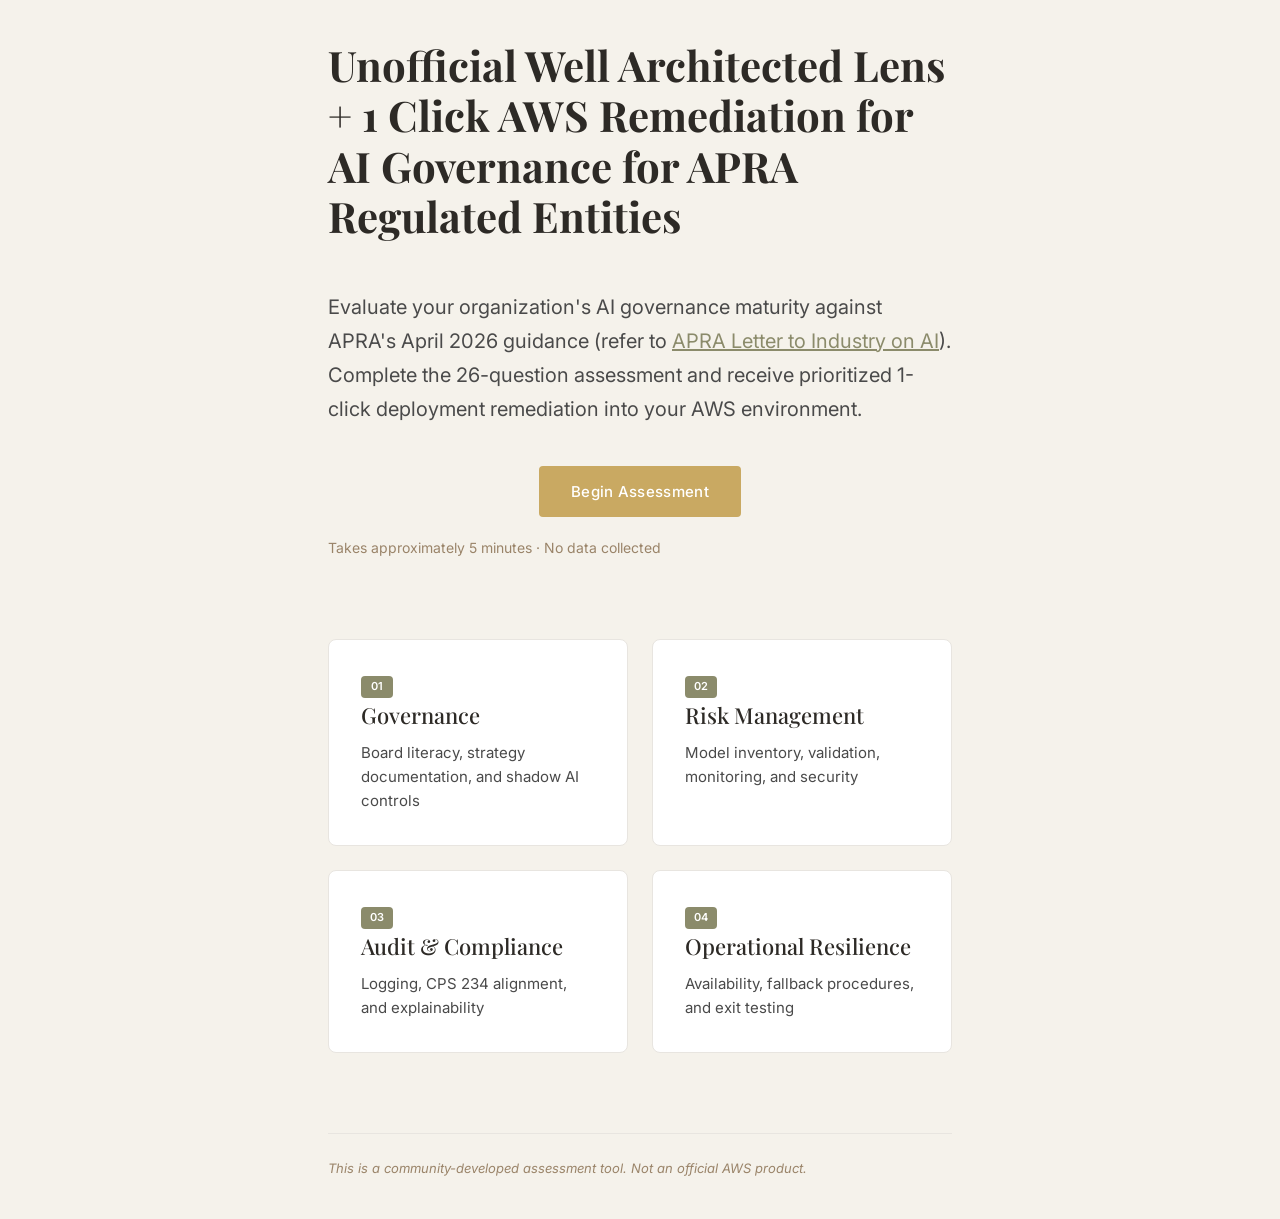
<file: index.html>
<!DOCTYPE html>
<html lang="en">
<head>
    <meta charset="UTF-8">
    <meta name="viewport" content="width=device-width, initial-scale=1.0">
    <title>Unofficial Well Architected AI Governance Lens + 1 click remediation deployment</title>
    <link rel="preconnect" href="https://fonts.googleapis.com">
    <link rel="preconnect" href="https://fonts.gstatic.com" crossorigin>
    <link href="https://fonts.googleapis.com/css2?family=Playfair+Display:wght@400;500;600&family=Inter:wght@400;450;500;600&display=swap" rel="stylesheet">
    <link rel="stylesheet" href="styles.css">
</head>
<body>
    <div class="container">
        <!-- Landing Page -->
        <section id="landing" class="landing">
            <header class="site-header">
                <h1 class="title">Unofficial Well Architected Lens + 1 Click AWS Remediation for AI Governance for APRA Regulated Entities</h1>
            </header>

            <div class="hero">
                <p class="lead">
                    Evaluate your organization's AI governance maturity against APRA's April 2026 guidance (refer to <a href="https://www.apra.gov.au/apra-letter-to-industry-on-artificial-intelligence-ai" target="_blank" style="color: var(--accent-olive); text-decoration: underline;">APRA Letter to Industry on AI</a>). 
                    Complete the 26-question assessment and receive prioritized 1-click deployment remediation into your AWS environment.
                </p>
                
                <div class="divider"></div>
                
                <button class="btn-primary" onclick="startAssessment()">
                    Begin Assessment
                </button>
                
                <p class="meta">Takes approximately 5 minutes · No data collected</p>
            </div>

            <div class="pillars-preview">
                <div class="pillar-card">
                    <span class="pillar-number">01</span>
                    <div>
                        <h3>Governance</h3>
                        <p>Board literacy, strategy documentation, and shadow AI controls</p>
                    </div>
                </div>
                <div class="pillar-card">
                    <span class="pillar-number">02</span>
                    <div>
                        <h3>Risk Management</h3>
                        <p>Model inventory, validation, monitoring, and security</p>
                    </div>
                </div>
                <div class="pillar-card">
                    <span class="pillar-number">03</span>
                    <div>
                        <h3>Audit & Compliance</h3>
                        <p>Logging, CPS 234 alignment, and explainability</p>
                    </div>
                </div>
                <div class="pillar-card">
                    <span class="pillar-number">04</span>
                    <div>
                        <h3>Operational Resilience</h3>
                        <p>Availability, fallback procedures, and exit testing</p>
                    </div>
                </div>
            </div>

            <div style="margin-top: 48px; padding-top: 24px; border-top: 1px solid var(--border-light);">
                <p class="italic" style="font-size: 13px; color: var(--text-muted); font-style: italic; text-align: left;">This is a community-developed assessment tool. Not an official AWS product.</p>
            </div>
        </section>

        <!-- Assessment -->
        <section id="assessment" class="assessment" style="display: none;">
            <header class="assessment-header">
                <span class="back-link" onclick="showLanding()">← Back to overview</span>
                <div class="progress-container">
                    <div class="progress-bar">
                        <div class="progress-fill" id="progress-fill"></div>
                    </div>
                    <span class="progress-text">Question <span id="current-q">1</span> of 26</span>
                </div>
            </header>

            <div class="question-container" id="question-container">
                <!-- Questions injected by JS -->
            </div>

            <div class="question-nav">
                <button class="btn-secondary" id="prev-btn" onclick="prevQuestion()" disabled>Previous</button>
                <button class="btn-primary" id="next-btn" onclick="nextQuestion()">Next</button>
            </div>
        </section>

        <!-- Results -->
        <section id="results" class="results" style="display: none;">
            <header class="results-header">
                <span class="eyebrow">Assessment Complete</span>
                <h1 class="title">Your Results</h1>
            </header>

            <div class="score-section">
                <div class="score-display">
                    <span class="score-value" id="overall-score">0</span>
                    <span class="score-label">Overall Maturity</span>
                </div>
                <div class="maturity-badge" id="maturity-badge">Initial</div>
            </div>

            <div class="pillars-results" id="pillars-results">
                <!-- Pillar scores injected by JS -->
            </div>

            <div class="recommendations-section">
                <h2>Prioritized Remediation</h2>
                <div class="rec-list" id="rec-list">
                    <!-- Recommendations injected by JS -->
                </div>
            </div>

            <div class="actions">
                <button class="btn-primary" onclick="downloadReport()">Download Report</button>
                <button class="btn-secondary" onclick="restartAssessment()">Start Over</button>
            </div>
        </section>
    </div>

    <script src="questions-data.js"></script>
    <script src="survey.js"></script>
    <script>
        function startAssessment() {
            document.getElementById('landing').style.display = 'none';
            document.getElementById('assessment').style.display = 'block';
            if (typeof renderQuestion === 'function') {
                renderQuestion();
            }
        }
    </script>
</body>
</html>
</file>
<file: styles.css>
/* Editorial AI Governance Assessment Styles */
/* Warm, sophisticated, minimalist aesthetic */

:root {
  /* Colors - Warm editorial palette (matching screenshot) */
  --bg-primary: #F5F2EB;
  --bg-secondary: #FAF8F5;
  --bg-card: #FFFFFF;
  
  --accent-gold: #C9A962;
  --accent-olive: #8B8B6B;
  --accent-gold-dark: #B8984F;
  
  --text-primary: #2D2A26;
  --text-secondary: #4A4A4A;
  --text-tertiary: #6B6B4E;
  --text-muted: #9A8469;
  
  --border-light: #E8E5E0;
  --border-medium: #D8D5D0;
  
  /* Typography */
  --font-serif: 'Playfair Display', Georgia, serif;
  --font-sans: 'Inter', -apple-system, BlinkMacSystemFont, sans-serif;
  
  /* Spacing */
  --max-width: 720px;
  --section-spacing: 80px;
  --element-spacing: 32px;
  
  /* Transitions */
  --transition-fast: 150ms ease;
  --transition-medium: 250ms ease;
}

* {
  box-sizing: border-box;
  margin: 0;
  padding: 0;
}

html {
  font-size: 16px;
  -webkit-font-smoothing: antialiased;
  -moz-osx-font-smoothing: grayscale;
}

body {
  font-family: var(--font-sans);
  background-color: var(--bg-primary);
  color: var(--text-primary);
  line-height: 1.6;
  min-height: 100vh;
}

.container {
  max-width: 720px;
  margin: 0 auto;
  padding: 40px 48px;
}

/* Header & Typography */
.site-header {
  text-align: left;
  margin-bottom: 48px;
}

.eyebrow {
  display: block;
  font-family: var(--font-sans);
  font-size: 12px;
  font-weight: 500;
  letter-spacing: 0.15em;
  text-transform: uppercase;
  color: var(--text-tertiary);
  margin-bottom: 16px;
}

.title {
  font-family: var(--font-serif);
  font-size: 42px;
  font-weight: 700;
  line-height: 1.2;
  color: var(--text-primary);
  margin-bottom: 8px;
}

.subtitle {
  font-family: var(--font-sans);
  font-size: 18px;
  font-weight: 400;
  color: var(--text-secondary);
}

.lead {
  font-size: 20px;
  line-height: 1.7;
  color: var(--text-secondary);
  text-align: left;
  margin-bottom: 40px;
}

/* Hero Section */
.hero {
  text-align: center;
  margin-bottom: var(--section-spacing);
}

.meta {
  font-size: 14px;
  color: var(--text-muted);
  margin-top: 20px;
  text-align: left;
}

/* Buttons */
.btn-primary {
  display: inline-flex;
  align-items: center;
  justify-content: center;
  padding: 16px 32px;
  background-color: var(--accent-gold);
  color: #FFFFFF;
  font-family: var(--font-sans);
  font-size: 15px;
  font-weight: 500;
  letter-spacing: 0.02em;
  border: none;
  border-radius: 4px;
  cursor: pointer;
  transition: background-color var(--transition-fast), transform var(--transition-fast);
}

.btn-primary:hover {
  background-color: var(--accent-gold-dark);
  transform: translateY(-1px);
}

.btn-secondary {
  display: inline-flex;
  align-items: center;
  justify-content: center;
  padding: 16px 32px;
  background-color: transparent;
  color: var(--text-primary);
  font-family: var(--font-sans);
  font-size: 15px;
  font-weight: 500;
  border: 1px solid var(--border-medium);
  border-radius: 4px;
  cursor: pointer;
  transition: border-color var(--transition-fast), background-color var(--transition-fast);
}

.btn-secondary:hover {
  border-color: var(--accent-gold);
  background-color: var(--bg-secondary);
}

button:disabled {
  opacity: 0.4;
  cursor: not-allowed;
  transform: none !important;
}

/* Pillar Cards */
.pillars-preview {
  display: grid;
  grid-template-columns: repeat(2, 1fr);
  gap: 24px;
  margin-bottom: var(--section-spacing);
}

.pillar-card {
  background-color: var(--bg-card);
  border: 1px solid var(--border-light);
  border-radius: 8px;
  padding: 32px;
  transition: box-shadow var(--transition-medium), transform var(--transition-medium);
}

.pillar-card:hover {
  box-shadow: 0 4px 24px rgba(0, 0, 0, 0.06);
  transform: translateY(-2px);
}

.pillar-number {
  display: inline-flex;
  align-items: center;
  justify-content: center;
  min-width: 32px;
  height: 22px;
  background-color: var(--accent-olive);
  color: #FFFFFF;
  font-family: var(--font-sans);
  font-size: 11px;
  font-weight: 600;
  border-radius: 4px;
  padding: 0 8px;
  letter-spacing: 0.02em;
}

.pillar-card h3 {
  font-family: var(--font-serif);
  font-size: 22px;
  font-weight: 500;
  color: var(--text-primary);
  margin-bottom: 8px;
}

.pillar-card p {
  font-size: 15px;
  color: var(--text-secondary);
  line-height: 1.6;
}

/* Disclaimer */
.disclaimer-elegant {
  text-align: center;
  padding: 24px;
  border-top: 1px solid var(--border-light);
}

.disclaimer-elegant p {
  font-size: 13px;
  color: var(--text-muted);
}

.disclaimer-elegant p.italic {
  font-style: italic;
}

/* Assessment Section */
.assessment-header {
  margin-bottom: 48px;
}

.back-link {
  display: inline-block;
  font-size: 14px;
  color: var(--text-tertiary);
  cursor: pointer;
  margin-bottom: 24px;
  transition: color var(--transition-fast);
}

.back-link:hover {
  color: var(--accent-gold);
}

.progress-container {
  margin-bottom: 32px;
}

.progress-bar {
  height: 4px;
  background-color: var(--border-light);
  border-radius: 2px;
  overflow: hidden;
  margin-bottom: 12px;
}

.progress-fill {
  height: 100%;
  background-color: var(--accent-gold);
  border-radius: 2px;
  transition: width var(--transition-medium);
}

.progress-text {
  font-size: 13px;
  color: var(--text-muted);
  text-transform: uppercase;
  letter-spacing: 0.1em;
}

/* Question Container */
.question-container {
  background-color: var(--bg-card);
  border: 1px solid var(--border-light);
  border-radius: 12px;
  padding: 48px;
  margin-bottom: 32px;
}

.pillar-badge {
  display: inline-flex;
  align-items: center;
  gap: 8px;
  font-size: 12px;
  font-weight: 500;
  letter-spacing: 0.1em;
  text-transform: uppercase;
  color: var(--accent-gold);
  margin-bottom: 24px;
}

.question-text {
  font-family: var(--font-serif);
  font-size: 28px;
  font-weight: 500;
  line-height: 1.4;
  color: var(--text-primary);
  margin-bottom: 24px;
}

.question-rationale {
  font-size: 16px;
  color: var(--text-secondary);
  line-height: 1.7;
  padding: 20px 24px;
  background-color: var(--bg-secondary);
  border-radius: 8px;
  margin-bottom: 32px;
}

/* Options */
.options-list {
  display: flex;
  flex-direction: column;
  gap: 12px;
}

.option {
  display: flex;
  align-items: flex-start;
  gap: 16px;
  padding: 20px 24px;
  background-color: var(--bg-secondary);
  border: 1px solid transparent;
  border-radius: 8px;
  cursor: pointer;
  transition: border-color var(--transition-fast), background-color var(--transition-fast);
}

.option:hover {
  border-color: var(--border-medium);
}

.option.selected {
  border-color: var(--accent-gold);
  background-color: #FDF9F0;
}

.option input[type="radio"] {
  width: 20px;
  height: 20px;
  margin-top: 2px;
  accent-color: var(--accent-gold);
}

.option-text {
  font-size: 15px;
  line-height: 1.6;
  color: var(--text-primary);
}

/* Navigation */
.question-nav {
  display: flex;
  justify-content: space-between;
  align-items: center;
}

/* Results Section */
.results-header {
  text-align: center;
  margin-bottom: 48px;
}

.score-section {
  text-align: center;
  margin-bottom: 48px;
  padding: 48px;
  background-color: var(--bg-card);
  border: 1px solid var(--border-light);
  border-radius: 12px;
}

.score-display {
  margin-bottom: 24px;
}

.score-value {
  display: block;
  font-family: var(--font-serif);
  font-size: 80px;
  font-weight: 500;
  line-height: 1;
  color: var(--text-primary);
}

.score-label {
  display: block;
  font-size: 14px;
  color: var(--text-muted);
  letter-spacing: 0.1em;
  text-transform: uppercase;
  margin-top: 8px;
}

.maturity-badge {
  display: inline-block;
  padding: 8px 24px;
  background-color: var(--accent-gold);
  color: #FFFFFF;
  font-size: 14px;
  font-weight: 500;
  letter-spacing: 0.05em;
  border-radius: 20px;
}

/* Pillar Results */
.pillars-results {
  margin-bottom: 48px;
}

.pillar-result {
  display: flex;
  align-items: center;
  gap: 24px;
  padding: 24px 0;
  border-bottom: 1px solid var(--border-light);
}

.pillar-result:last-child {
  border-bottom: none;
}

.pillar-info {
  flex: 1;
}

.pillar-info h4 {
  font-family: var(--font-serif);
  font-size: 20px;
  font-weight: 500;
  color: var(--text-primary);
  margin-bottom: 4px;
}

.pillar-info p {
  font-size: 14px;
  color: var(--text-tertiary);
}

.pillar-bar-container {
  width: 120px;
}

.pillar-bar {
  height: 6px;
  background-color: var(--border-light);
  border-radius: 3px;
  overflow: hidden;
  margin-bottom: 6px;
}

.pillar-fill {
  height: 100%;
  background-color: var(--accent-gold);
  border-radius: 3px;
  transition: width 0.5s ease;
}

.pillar-score {
  font-size: 14px;
  font-weight: 600;
  color: var(--text-secondary);
  text-align: right;
}

/* Recommendations */
.recommendations-section {
  margin-bottom: 48px;
}

.recommendations-section h2 {
  font-family: var(--font-serif);
  font-size: 28px;
  font-weight: 500;
  margin-bottom: 32px;
}

.rec-item {
  display: flex;
  align-items: flex-start;
  gap: 16px;
  padding: 24px;
  background-color: var(--bg-card);
  border: 1px solid var(--border-light);
  border-radius: 8px;
  margin-bottom: 16px;
}

.rec-priority {
  display: inline-flex;
  align-items: center;
  justify-content: center;
  min-width: 60px;
  padding: 4px 12px;
  font-size: 12px;
  font-weight: 600;
  text-transform: uppercase;
  letter-spacing: 0.05em;
  border-radius: 4px;
}

.rec-priority.high {
  background-color: #FEF2F2;
  color: #DC2626;
}

.rec-priority.medium {
  background-color: #FFFBEB;
  color: #D97706;
}

.rec-content {
  flex: 1;
}

.rec-pillar {
  font-size: 12px;
  font-weight: 500;
  letter-spacing: 0.1em;
  text-transform: uppercase;
  color: var(--accent-gold);
  margin-bottom: 4px;
}

.rec-title {
  font-size: 16px;
  font-weight: 500;
  color: var(--text-primary);
  margin-bottom: 8px;
}

.btn-deploy {
  display: inline-flex;
  align-items: center;
  justify-content: center;
  padding: 10px 20px;
  background-color: var(--accent-gold);
  color: #FFFFFF;
  font-family: var(--font-sans);
  font-size: 13px;
  font-weight: 500;
  border: none;
  border-radius: 4px;
  cursor: pointer;
  transition: background-color var(--transition-fast);
  margin-top: 8px;
}

.btn-deploy:hover {
  background-color: var(--accent-gold-dark);
}

.rec-command {
  display: none;
}

/* Cost Section */
.cost-section {
  background-color: #F0FDF4;
  border: 1px solid #BBF7D0;
  border-radius: 12px;
  padding: 32px;
  margin-bottom: 48px;
  text-align: left;
}

.cost-section h3 {
  font-family: var(--font-serif);
  font-size: 22px;
  font-weight: 500;
  margin-bottom: 16px;
  color: #166534;
}

.cost-display {
  margin-bottom: 8px;
}

.cost-amount {
  font-family: var(--font-serif);
  font-size: 48px;
  font-weight: 500;
  color: #166534;
}

.cost-period {
  font-size: 16px;
  color: #15803D;
}

.cost-note {
  font-size: 14px;
  color: #166534;
  opacity: 0.8;
}

/* Actions */
.actions {
  display: flex;
  gap: 16px;
  margin-bottom: 48px;
}

.actions button {
  flex: 1;
}

/* Export Section */
.export-section {
  background-color: var(--bg-card);
  border: 1px solid var(--border-light);
  border-radius: 12px;
  padding: 32px;
}

.export-section h4 {
  font-family: var(--font-serif);
  font-size: 20px;
  font-weight: 500;
  margin-bottom: 12px;
}

.export-section p {
  font-size: 15px;
  color: var(--text-secondary);
  margin-bottom: 16px;
}

.code-block {
  display: block;
  font-family: 'Monaco', 'Consolas', monospace;
  font-size: 13px;
  color: var(--text-secondary);
  background-color: var(--bg-secondary);
  padding: 16px 20px;
  border-radius: 6px;
  border: 1px solid var(--border-light);
}

/* Hide GitHub Pages footer */
.footer, .site-footer, [class*="footer"], [id*="footer"] {
  display: none !important;
}

/* Responsive */
@media (max-width: 640px) {
  .container {
    padding: 40px 20px;
  }
  
  .title {
    font-size: 36px;
  }
  
  .pillars-preview {
    grid-template-columns: 1fr;
  }
  
  .question-container {
    padding: 32px 24px;
  }
  
  .question-text {
    font-size: 22px;
  }
  
  .actions {
    flex-direction: column;
  }
  
  .pillar-result {
    flex-direction: column;
    align-items: flex-start;
  }
  
  .pillar-bar-container {
    width: 100%;
  }
}art;
  }
  
  .pillar-bar-container {
    width: 100%;
  }
} width: 100%;
  }
}} width: 100%;
  }
}}
} width: 100%;
  }
}} width: 100%;
  }
}
</file>
